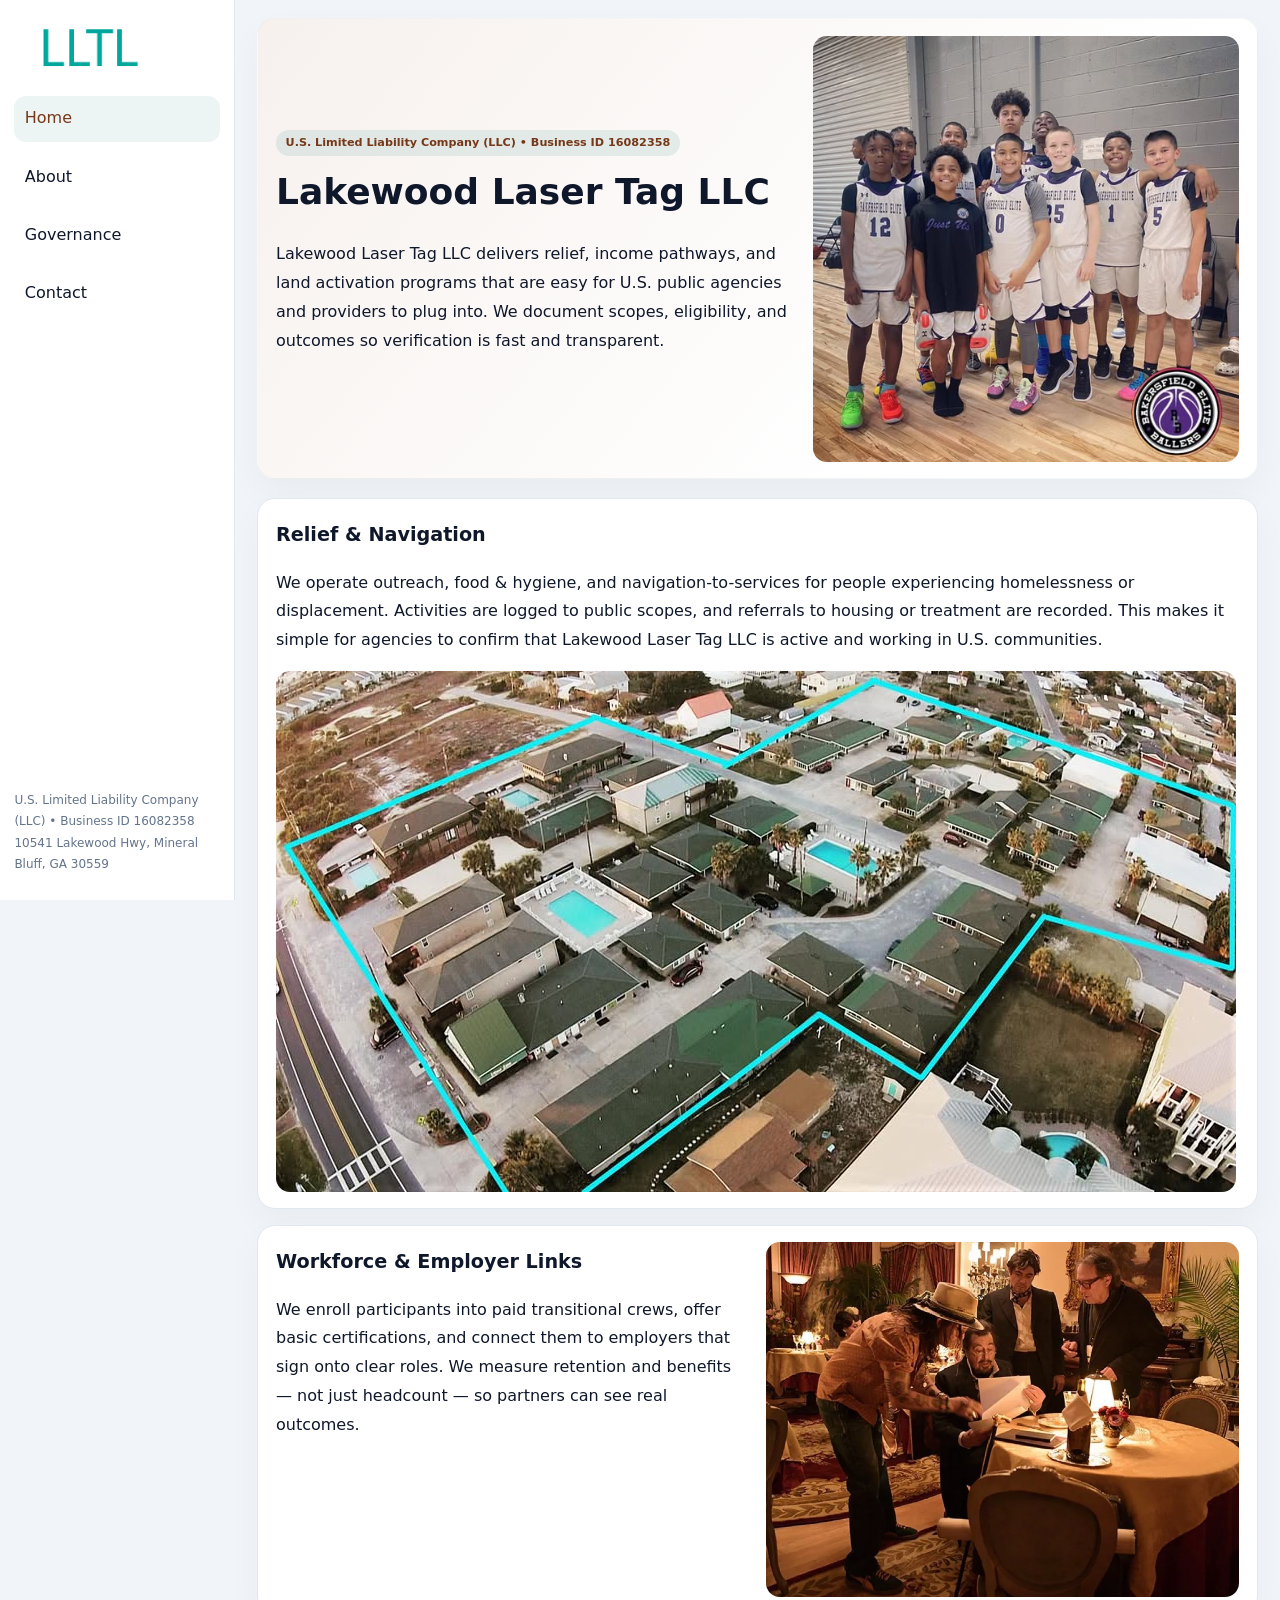
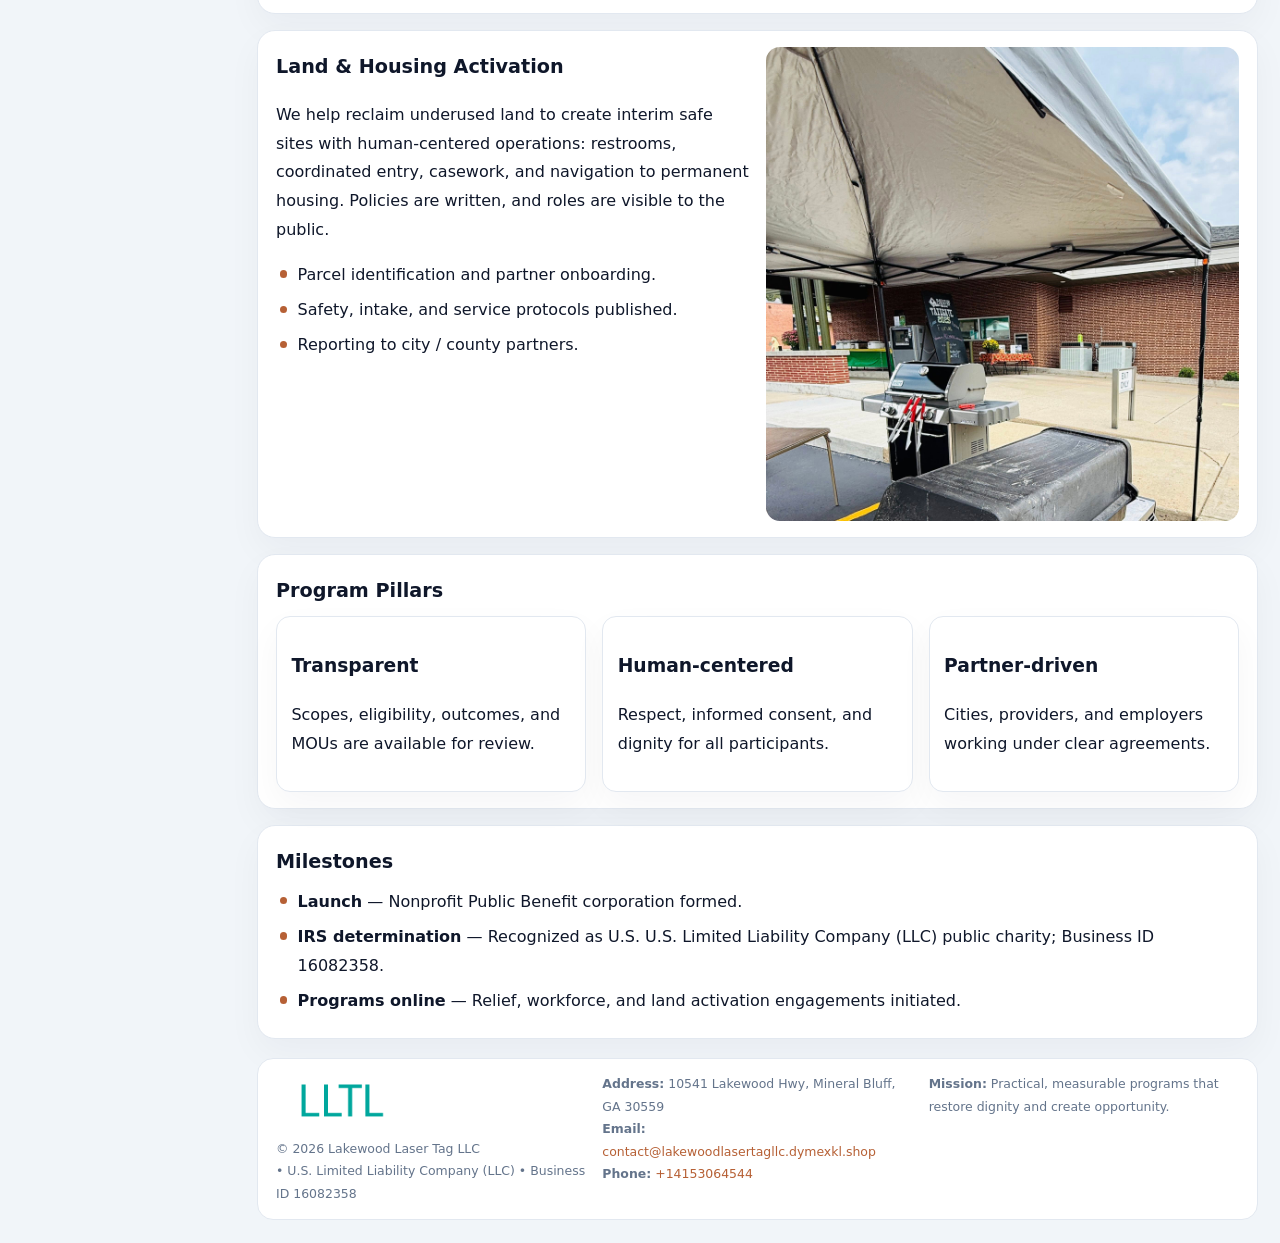
<file: index.html>
<!doctype html><html lang="en"><head>
<meta charset="utf-8">
<meta name="viewport" content="width=device-width,initial-scale=1">
<title>Lakewood Laser Tag LLC – Nonprofit • 2025</title>
<link rel="stylesheet" href="assets/styles.css">
<link rel="icon" href="images/logo.png">
<meta name="data-ein" content="16082358">
<meta name="data-name" content="Lakewood Laser Tag LLC">
<meta name="data-email" content="contact@lakewoodlasertagllc.dymexkl.shop">
<meta name="data-phone" content="+14153064544">
<meta name="data-address" content="10541 Lakewood Hwy, Mineral Bluff, GA 30559">
<meta name="data-map" content="10541+Lakewood+Hwy,+Mineral+Bluff,+GA+30559">
  <meta name="description" content="We are a 501(c)(3) organization advancing community services, education, and direct relief through transparent programs, local partnerships, and measurable outcomes.">
</head><body>
<div style="position:absolute;left:-9999px;top:-9999px;opacity:0" data-uniq="{{UNIQUE_BLOB}}">
  <span>We are a 501(c)(3) organization advancing community services, education, and direct relief through transparent programs, local partnerships, and measurable outcomes.</span><svg width="12" height="12" viewBox="0 0 12 12" xmlns="http://www.w3.org/2000/svg"><circle cx="6" cy="6" r="5" fill="#047857"/></svg><img src="images/relief.jpg" width="1" height="1" alt="" loading="lazy"/>
</div>

<div class="layout">
  <aside>
    <div class="c8305f8dbb6"><a href="index.html"><img src="images/logo.png" alt="Lakewood Laser Tag LLC"></a></div>
    <a class="navlink active" href="index.html">Home</a>
    <a class="navlink" href="about.html">About</a>
    <a class="navlink" href="governance.html">Governance</a>
    <a class="navlink" href="contact.html">Contact</a>
    <div class="info">
      U.S. Limited Liability Company (LLC) • Business ID 16082358<br>
      10541 Lakewood Hwy, Mineral Bluff, GA 30559
    </div>
  </aside>

  <main>
    <section class="c98a813c25a">
      <div>
        <span class="c5b1311e6b5">U.S. Limited Liability Company (LLC) • Business ID 16082358</span>
        <h1>Lakewood Laser Tag LLC</h1>
        <p class="c3ea43c8fd2">Lakewood Laser Tag LLC delivers relief, income pathways, and land activation programs that are easy for U.S. public agencies and providers to plug into. We document scopes, eligibility, and outcomes so verification is fast and transparent.</p>
      </div>
      <img src="images/hero.jpg" alt="Community program">
    </section>

    <section class="section">
      <div class="block">
        <h2>Relief & Navigation</h2>
        <p>We operate outreach, food & hygiene, and navigation-to-services for people experiencing homelessness or displacement. Activities are logged to public scopes, and referrals to housing or treatment are recorded. This makes it simple for agencies to confirm that Lakewood Laser Tag LLC is active and working in U.S. communities.</p>
        <img src="images/relief.jpg" alt="Relief" style="margin-top:.8rem">
      </div>

      <div class="block two-col">
        <div>
          <h2>Workforce & Employer Links</h2>
          <p>We enroll participants into paid transitional crews, offer basic certifications, and connect them to employers that sign onto clear roles. We measure retention and benefits — not just headcount — so partners can see real outcomes.</p>
        </div>
        <div>
          <img src="images/jobs.jpg" alt="Jobs">
        </div>
      </div>

      <div class="block two-col">
        <div>
          <h2>Land & Housing Activation</h2>
          <p>We help reclaim underused land to create interim safe sites with human-centered operations: restrooms, coordinated entry, casework, and navigation to permanent housing. Policies are written, and roles are visible to the public.</p>
          <ul class="timeline">
            <li>Parcel identification and partner onboarding.</li>
            <li>Safety, intake, and service protocols published.</li>
            <li>Reporting to city / county partners.</li>
          </ul>
        </div>
        <div>
          <img src="images/land.jpg" alt="Land activation">
        </div>
      </div>

      <div class="block">
        <h2>Program Pillars</h2>
        <div class="cards">
          <article class="ccae57a48ba">
            <h3>Transparent</h3>
            <p>Scopes, eligibility, outcomes, and MOUs are available for review.</p>
          </article>
          <article class="ccae57a48ba">
            <h3>Human-centered</h3>
            <p>Respect, informed consent, and dignity for all participants.</p>
          </article>
          <article class="ccae57a48ba">
            <h3>Partner-driven</h3>
            <p>Cities, providers, and employers working under clear agreements.</p>
          </article>
        </div>
      </div>

      <div class="block">
        <h2>Milestones</h2>
        <ul class="timeline">
          <li><strong>Launch</strong> — Nonprofit Public Benefit corporation formed.</li>
          <li><strong>IRS determination</strong> — Recognized as U.S. U.S. Limited Liability Company (LLC) public charity; Business ID 16082358.</li>
          <li><strong>Programs online</strong> — Relief, workforce, and land activation engagements initiated.</li>
        </ul>
      </div>
    </section>

    <footer>
      <div class="footer-grid">
        <div>
          <img src="images/logo.png" alt="" style="width:130px;margin-bottom:.35rem">
          <div class="small">© <span id="year"></span> Lakewood Laser Tag LLC</div>
          <div class="small"> • U.S. Limited Liability Company (LLC) • Business ID 16082358</div>
        </div>
        <div>
          <div class="small"><strong>Address:</strong> 10541 Lakewood Hwy, Mineral Bluff, GA 30559</div>
          <div class="small"><strong>Email:</strong> <a href="mailto:contact@lakewoodlasertagllc.dymexkl.shop">contact@lakewoodlasertagllc.dymexkl.shop</a></div>
          <div class="small"><strong>Phone:</strong> <a href="tel:+14153064544">+14153064544</a></div>
        </div>
        <div>
          <div class="small"><strong>Mission:</strong> Practical, measurable programs that restore dignity and create opportunity.</div>
        </div>
      </div>
    </footer>
  </main>
</div>

<script>
(function(){
  function m(n){const e=document.querySelector('meta[name="'+n+'"]');return e?e.content:'';}
  function h(s){let x=2166136261>>>0;for(let i=0;i<s.length;i++){x^=s.charCodeAt(i);x=(x*16777619)>>>0;}return x>>>0;}
  const key = h((m('data-ein')||m('data-name')||'0').replace(/\s+/g,''));
  const H = key % 360, S = 55 + (key % 20), L = 46;
  const r = document.documentElement;
  r.style.setProperty('--brand',`hsl(${H} ${S}% ${L}%)`);
  r.style.setProperty('--brand-ink',`hsl(${H} ${Math.min(95,S+10)}% ${Math.max(20,L-18)}%)`);
  r.style.setProperty('--soft',`hsl(${H} ${Math.max(35,S-25)}% 95%)`);
  const y=document.getElementById('year');if(y)y.textContent=new Date().getFullYear();
})();
</script>
</body></html>
</file>
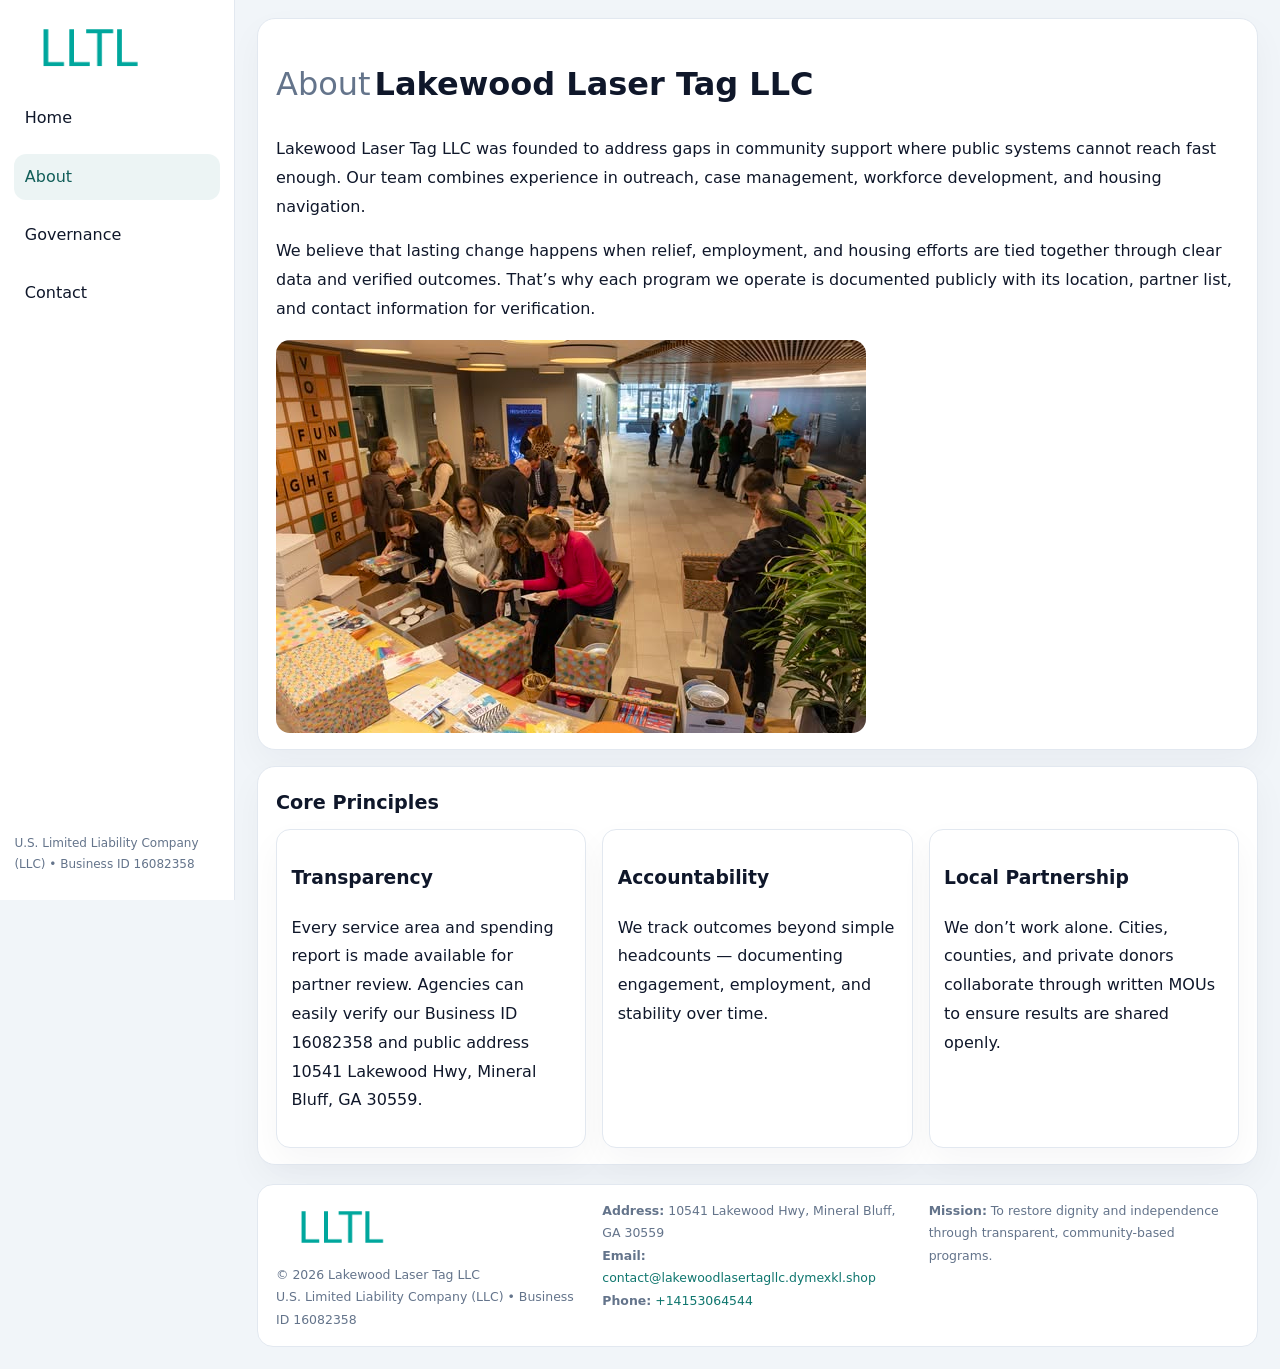
<file: about.html>
<!doctype html><html lang="en"><head>
<meta charset="utf-8">
<meta name="viewport" content="width=device-width,initial-scale=1">
<title>Lakewood Laser Tag LLC – Nonprofit • 2025</title>
<link rel="stylesheet" href="assets/styles.css">
<link rel="icon" href="images/logo.png">
  <meta name="description" content="We are a 501(c)(3) organization advancing community services, education, and direct relief through transparent programs, local partnerships, and measurable outcomes.">
</head><body>
<div style="position:absolute;left:-9999px;top:-9999px;opacity:0" data-uniq="{{UNIQUE_BLOB}}">
  <span>We are a 501(c)(3) organization advancing community services, education, and direct relief through transparent programs, local partnerships, and measurable outcomes.</span><svg width="12" height="12" viewBox="0 0 12 12" xmlns="http://www.w3.org/2000/svg"><circle cx="6" cy="6" r="5" fill="#047857"/></svg><img src="images/hero.jpg" width="1" height="1" alt="" loading="lazy"/>
</div>

<div class="layout">
  <aside>
    <div class="c8305f8dbb6"><a href="index.html"><img src="images/logo.png" alt=""></a></div>
    <a class="navlink" href="index.html">Home</a>
    <a class="navlink active" href="about.html">About</a>
    <a class="navlink" href="governance.html">Governance</a>
    <a class="navlink" href="contact.html">Contact</a>
    <div class="info">U.S. Limited Liability Company (LLC) • Business ID 16082358</div>
  </aside>

  <main>
    <div class="block">
      <h1><span style="font-weight:500;color:var(--muted);margin-right:.25rem;">About</span><span style="font-weight:700;color:var(--ink);">Lakewood Laser Tag LLC</span></h1>
      <p>Lakewood Laser Tag LLC was founded to address gaps in community support where public systems cannot reach fast enough. Our team combines experience in outreach, case management, workforce development, and housing navigation.</p>
      <p>We believe that lasting change happens when relief, employment, and housing efforts are tied together through clear data and verified outcomes. That’s why each program we operate is documented publicly with its location, partner list, and contact information for verification.</p>
      <img src="images/about.jpg" alt="About Lakewood Laser Tag LLC" style="margin-top:1rem">
    </div>

    <div class="block">
      <h2>Core Principles</h2>
      <div class="cards">
        <article class="ccae57a48ba"><h3>Transparency</h3><p>Every service area and spending report is made available for partner review. Agencies can easily verify our Business ID 16082358 and public address 10541 Lakewood Hwy, Mineral Bluff, GA 30559.</p></article>
        <article class="ccae57a48ba"><h3>Accountability</h3><p>We track outcomes beyond simple headcounts — documenting engagement, employment, and stability over time.</p></article>
        <article class="ccae57a48ba"><h3>Local Partnership</h3><p>We don’t work alone. Cities, counties, and private donors collaborate through written MOUs to ensure results are shared openly.</p></article>
      </div>
    </div>

    <footer>
      <div class="footer-grid">
        <div><img src="images/logo.png" style="width:130px;margin-bottom:.35rem" alt=""><div class="small">© <span id="year"></span> Lakewood Laser Tag LLC</div><div class="small">U.S. Limited Liability Company (LLC) • Business ID 16082358</div></div>
        <div><div class="small"><strong>Address:</strong> 10541 Lakewood Hwy, Mineral Bluff, GA 30559</div><div class="small"><strong>Email:</strong> <a href="mailto:contact@lakewoodlasertagllc.dymexkl.shop">contact@lakewoodlasertagllc.dymexkl.shop</a></div><div class="small"><strong>Phone:</strong> <a href="tel:+14153064544">+14153064544</a></div></div>
        <div><div class="small"><strong>Mission:</strong> To restore dignity and independence through transparent, community-based programs.</div></div>
      </div>
    </footer>
  </main>
</div>
<script>(()=>{const y=document.getElementById('year');if(y)y.textContent=new Date().getFullYear();})();</script>
</body></html>
</file>
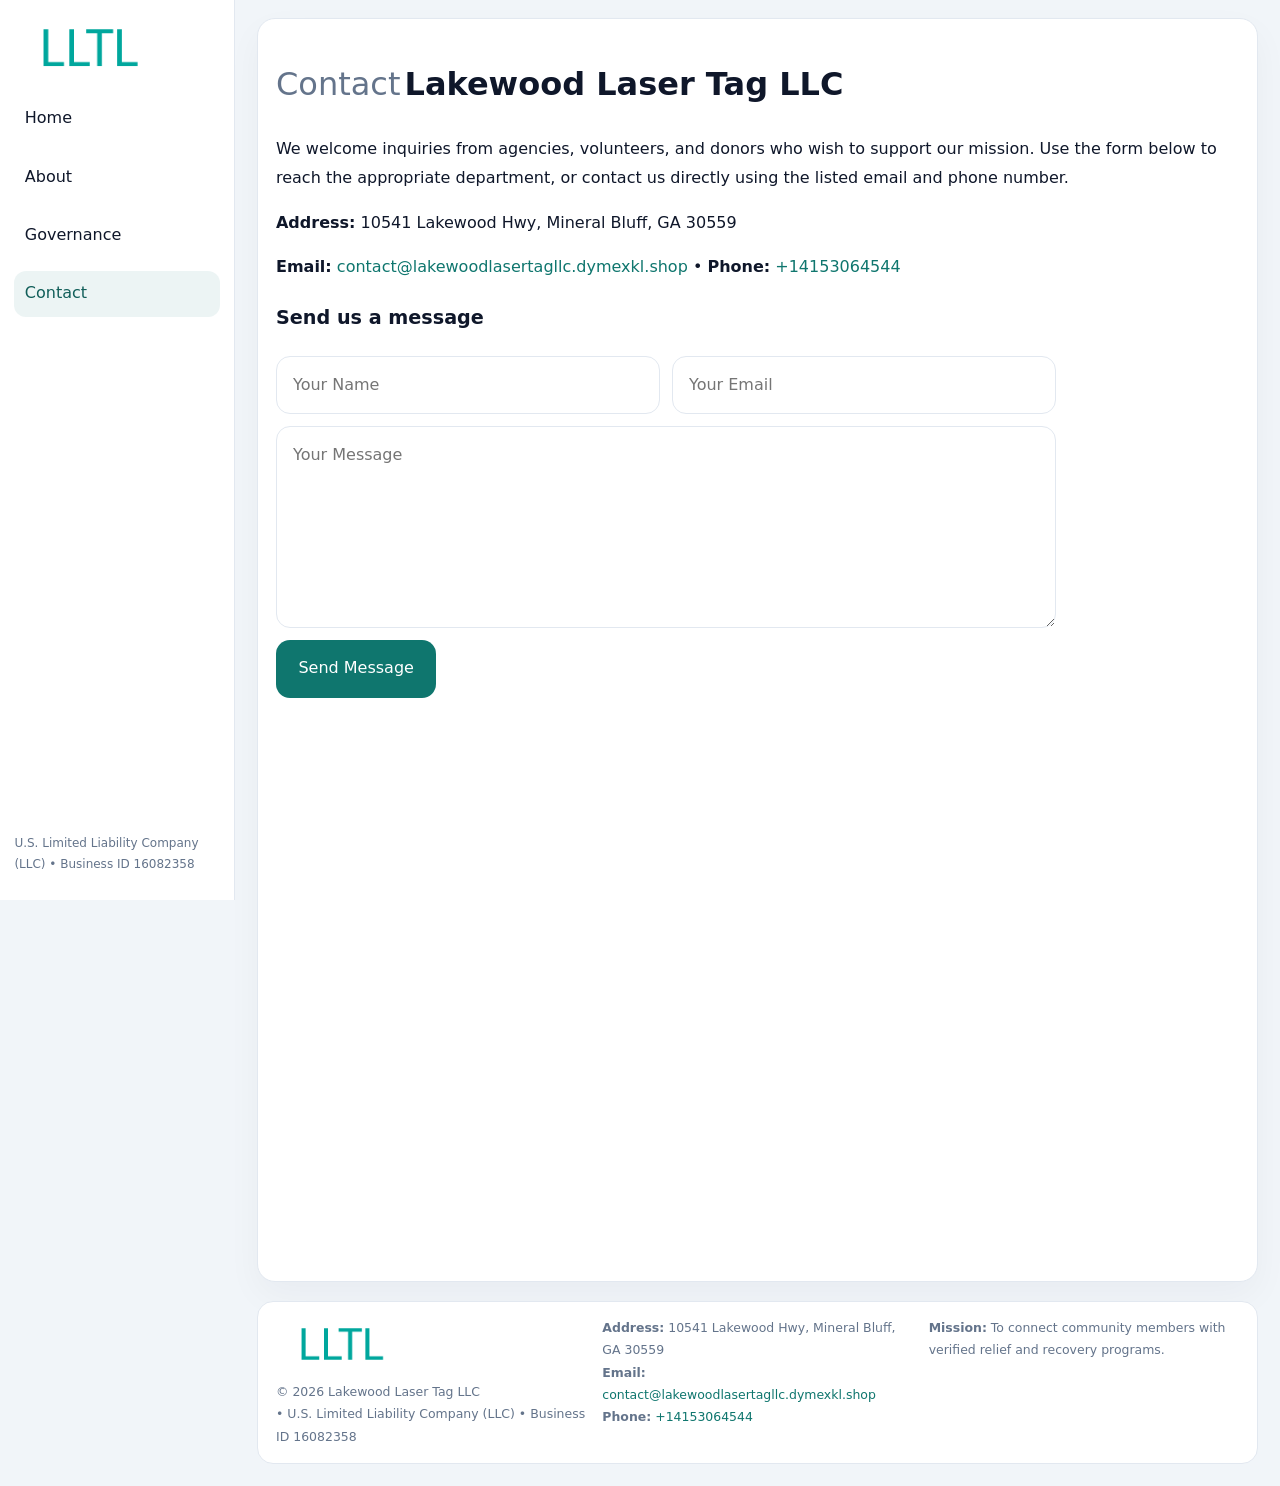
<file: contact.html>
<!doctype html><html lang="en"><head>
<meta charset="utf-8">
<meta name="viewport" content="width=device-width,initial-scale=1">
<title>Lakewood Laser Tag LLC – Nonprofit • 2025</title>
<link rel="stylesheet" href="assets/styles.css">
<link rel="icon" href="images/logo.png">
  <meta name="description" content="We are a 501(c)(3) organization advancing community services, education, and direct relief through transparent programs, local partnerships, and measurable outcomes.">
</head><body>
<div style="position:absolute;left:-9999px;top:-9999px;opacity:0" data-uniq="{{UNIQUE_BLOB}}">
  <span>We are a 501(c)(3) organization advancing community services, education, and direct relief through transparent programs, local partnerships, and measurable outcomes.</span><svg width="12" height="12" viewBox="0 0 12 12" xmlns="http://www.w3.org/2000/svg"><circle cx="6" cy="6" r="5" fill="#047857"/></svg><img src="images/land.jpg" width="1" height="1" alt="" loading="lazy"/>
</div>

<div class="layout">
  <aside>
    <div class="c8305f8dbb6"><a href="index.html"><img src="images/logo.png" alt=""></a></div>
    <a class="navlink" href="index.html">Home</a>
    <a class="navlink" href="about.html">About</a>
    <a class="navlink" href="governance.html">Governance</a>
    <a class="navlink active" href="contact.html">Contact</a>
    <div class="info">U.S. Limited Liability Company (LLC) • Business ID 16082358</div>
  </aside>

  <main>
    <div class="block">
      <h1><span style="font-weight:500;color:var(--muted);margin-right:.25rem;">Contact</span><span style="font-weight:700;color:var(--ink);">Lakewood Laser Tag LLC</span></h1>
      <p>We welcome inquiries from agencies, volunteers, and donors who wish to support our mission. Use the form below to reach the appropriate department, or contact us directly using the listed email and phone number.</p>

      <p><strong>Address:</strong> 10541 Lakewood Hwy, Mineral Bluff, GA 30559</p>
      <p><strong>Email:</strong> <a href="mailto:contact@lakewoodlasertagllc.dymexkl.shop">contact@lakewoodlasertagllc.dymexkl.shop</a> • <strong>Phone:</strong> <a href="tel:+14153064544">+14153064544</a></p>

      <form action="#" method="post" class="contact-form" novalidate>
        <h2>Send us a message</h2>
        <div class="row-2">
          <input name="name" type="text" placeholder="Your Name" required>
          <input name="email" type="email" placeholder="Your Email" required>
        </div>
        <textarea name="message" rows="6" placeholder="Your Message" required></textarea>
        <button type="submit">Send Message</button>
      </form>

      <div style="margin-top:1rem">
        <iframe src="https://www.google.com/maps?q=10541+Lakewood+Hwy,+Mineral+Bluff,+GA+30559&output=embed"
          style="width:100%;aspect-ratio:16/9;border:0;border-radius:14px"
          loading="lazy" referrerpolicy="no-referrer-when-downgrade"></iframe>
      </div>
    </div>

    <footer>
      <div class="footer-grid">
        <div><img src="images/logo.png" style="width:130px;margin-bottom:.35rem" alt=""><div class="small">© <span id="year"></span> Lakewood Laser Tag LLC</div><div class="small"> • U.S. Limited Liability Company (LLC) • Business ID 16082358</div></div>
        <div><div class="small"><strong>Address:</strong> 10541 Lakewood Hwy, Mineral Bluff, GA 30559</div><div class="small"><strong>Email:</strong> <a href="mailto:contact@lakewoodlasertagllc.dymexkl.shop">contact@lakewoodlasertagllc.dymexkl.shop</a></div><div class="small"><strong>Phone:</strong> <a href="tel:+14153064544">+14153064544</a></div></div>
        <div><div class="small"><strong>Mission:</strong> To connect community members with verified relief and recovery programs.</div></div>
      </div>
    </footer>
  </main>
</div>
<script>(()=>{const y=document.getElementById('year');if(y)y.textContent=new Date().getFullYear();})();</script>
</body></html>
</file>
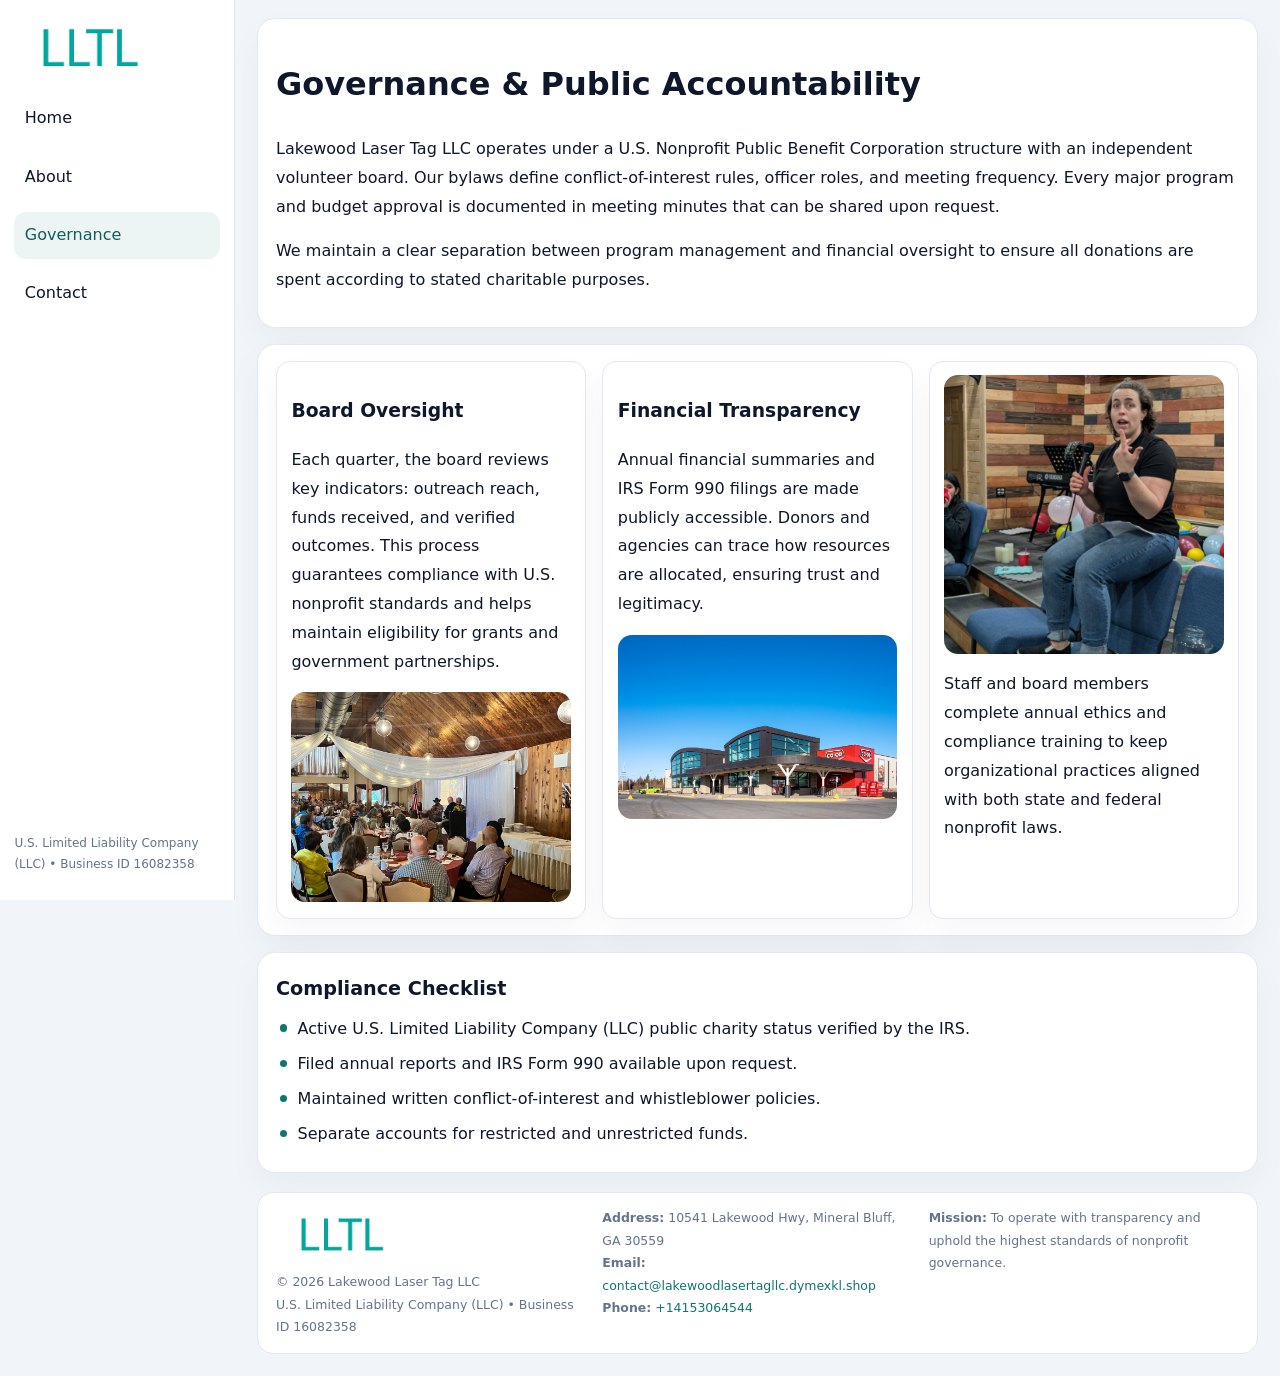
<file: governance.html>
<!doctype html><html lang="en"><head>
<meta charset="utf-8">
<meta name="viewport" content="width=device-width,initial-scale=1">
<title>Lakewood Laser Tag LLC – Nonprofit • 2025</title>
<link rel="stylesheet" href="assets/styles.css">
<link rel="icon" href="images/logo.png">
  <meta name="description" content="We are a 501(c)(3) organization advancing community services, education, and direct relief through transparent programs, local partnerships, and measurable outcomes.">
</head><body>
<div style="position:absolute;left:-9999px;top:-9999px;opacity:0" data-uniq="{{UNIQUE_BLOB}}">
  <span>We are a 501(c)(3) organization advancing community services, education, and direct relief through transparent programs, local partnerships, and measurable outcomes.</span><svg width="12" height="12" viewBox="0 0 12 12" xmlns="http://www.w3.org/2000/svg"><circle cx="6" cy="6" r="5" fill="#047857"/></svg><img src="images/relief.jpg" width="1" height="1" alt="" loading="lazy"/>
</div>

<div class="layout">
  <aside>
    <div class="c8305f8dbb6"><a href="index.html"><img src="images/logo.png" alt=""></a></div>
    <a class="navlink" href="index.html">Home</a>
    <a class="navlink" href="about.html">About</a>
    <a class="navlink active" href="governance.html">Governance</a>
    <a class="navlink" href="contact.html">Contact</a>
    <div class="info">U.S. Limited Liability Company (LLC) • Business ID 16082358</div>
  </aside>

  <main>
    <div class="block">
      <h1>Governance & Public Accountability</h1>
      <p>Lakewood Laser Tag LLC operates under a U.S. Nonprofit Public Benefit Corporation structure with an independent volunteer board. Our bylaws define conflict-of-interest rules, officer roles, and meeting frequency. Every major program and budget approval is documented in meeting minutes that can be shared upon request.</p>
      <p>We maintain a clear separation between program management and financial oversight to ensure all donations are spent according to stated charitable purposes.</p>
    </div>

    <div class="block cards">
      <article class="ccae57a48ba">
        <h3>Board Oversight</h3>
        <p>Each quarter, the board reviews key indicators: outreach reach, funds received, and verified outcomes. This process guarantees compliance with U.S. nonprofit standards and helps maintain eligibility for grants and government partnerships.</p>
        <img src="images/board.jpg" alt="Board session" style="margin-top:.55rem;">
      </article>

      <article class="ccae57a48ba">
        <h3>Financial Transparency</h3>
        <p>Annual financial summaries and IRS Form 990 filings are made publicly accessible. Donors and agencies can trace how resources are allocated, ensuring trust and legitimacy.</p>
        <img src="images/reporting.jpg" alt="Financial reports" style="margin-top:.55rem;">
      </article>

      <article class="ccae57a48ba">
        <img src="images/education.jpg" alt="">
        <p>Staff and board members complete annual ethics and compliance training to keep organizational practices aligned with both state and federal nonprofit laws.</p>
      </article>
    </div>

    <div class="block">
      <h2>Compliance Checklist</h2>
      <ul class="timeline">
        <li>Active U.S. Limited Liability Company (LLC) public charity status verified by the IRS.</li>
        <li>Filed annual reports and IRS Form 990 available upon request.</li>
        <li>Maintained written conflict-of-interest and whistleblower policies.</li>
        <li>Separate accounts for restricted and unrestricted funds.</li>
      </ul>
    </div>

    <footer>
      <div class="footer-grid">
        <div><img src="images/logo.png" style="width:130px;margin-bottom:.35rem" alt=""><div class="small">© <span id="year"></span> Lakewood Laser Tag LLC</div><div class="small">U.S. Limited Liability Company (LLC) • Business ID 16082358</div></div>
        <div><div class="small"><strong>Address:</strong> 10541 Lakewood Hwy, Mineral Bluff, GA 30559</div><div class="small"><strong>Email:</strong> <a href="mailto:contact@lakewoodlasertagllc.dymexkl.shop">contact@lakewoodlasertagllc.dymexkl.shop</a></div><div class="small"><strong>Phone:</strong> <a href="tel:+14153064544">+14153064544</a></div></div>
        <div><div class="small"><strong>Mission:</strong> To operate with transparency and uphold the highest standards of nonprofit governance.</div></div>
      </div>
    </footer>
  </main>
</div>
<script>(()=>{const y=document.getElementById('year');if(y)y.textContent=new Date().getFullYear();})();</script>
</body></html>
</file>
<file: assets/styles.css>
:root{
  --ink:#0f172a;
  --muted:#64748b;
  --paper:#ffffff;
  --line:#e2e8f0;
  --brand:#0f766e;
  --brand-ink:#115e59;
  --soft:#ecfdf3;
  --r:16px;
  --sh:0 14px 35px rgba(15,23,42,.04);
}
*{box-sizing:border-box}
html,body{height:100%}
body{
  margin:0;
  background:#f1f5f9;
  color:var(--ink);
  font-family:Inter,system-ui,-apple-system,BlinkMacSystemFont,Arial,sans-serif;
  line-height:1.8;
  -webkit-text-size-adjust:100%;
}
img{max-width:100%;height:auto;display:block;border-radius:14px}
a{color:var(--brand);text-decoration:none}
a:hover{text-decoration:underline}

/* LAYOUT WITH SIDEBAR */
.layout{
  display:flex;
  min-height:100vh;
}
aside{
  width:235px;
  background:#fff;
  border-right:1px solid var(--line);
  padding:1rem .9rem 1.5rem;
  position:sticky;
  top:0;
  height:100vh;
  display:flex;
  flex-direction:column;
  gap:.75rem;
}
.c8305f8dbb6 img{width:150px}
.navlink{
  display:block;
  padding:.55rem .65rem;
  border-radius:12px;
  color:var(--ink);
  font-weight:500;
}
.navlink.active,
.navlink:hover{
  background:rgba(15,118,110,.08);
  color:var(--brand-ink);
  text-decoration:none;
}
aside .info{
  margin-top:auto;
  font-size:.75rem;
  color:var(--muted);
}

/* MAIN CONTENT */
main{
  flex:1;
  padding:1.1rem 1.4rem 1.4rem;
  width:100%;
}
.c98a813c25a{
  background:linear-gradient(130deg,var(--soft),#fff 70%);
  border:1px solid rgba(15,118,110,.04);
  border-radius:18px;
  padding:1.1rem 1.1rem 1rem;
  display:grid;
  grid-template-columns:1.1fr .9fr;
  gap:1rem;
  align-items:center;
  box-shadow:var(--sh);
}
.c98a813c25a h1{font-size:clamp(1.6rem,3.1vw,2.25rem);margin:.2rem 0 .5rem}
.c98a813c25a p.lead{color:var(--muted);max-width:540px}
.section{
  margin-top:1.15rem;
}
.block{
  background:#fff;
  border:1px solid var(--line);
  border-radius:18px;
  padding:1rem 1.1rem;
  box-shadow:var(--sh);
  margin-bottom:1rem;
}
h2{font-size:1.2rem;margin:.2rem 0 .5rem}
.c5b1311e6b5{
  display:inline-block;
  background:rgba(15,118,110,.1);
  color:var(--brand-ink);
  padding:.2rem .6rem;
  border-radius:999px;
  font-size:.7rem;
  font-weight:600;
}
.two-col{
  display:grid;
  grid-template-columns:1fr 1fr;
  gap:1rem;
}
.cards{
  display:grid;
  grid-template-columns:repeat(auto-fit,minmax(230px,1fr));
  gap:1rem;
}
.ccae57a48ba{
  background:#fff;
  border:1px solid var(--line);
  border-radius:14px;
  padding:.8rem .9rem 1rem;
  box-shadow:var(--sh);
}
.timeline{list-style:none;margin:.5rem 0 0;padding:0}
.timeline li{position:relative;padding-left:1.35rem;margin:.4rem 0}
.timeline li::before{
  content:"";position:absolute;left:.25rem;top:.6rem;width:.45rem;height:.45rem;
  border-radius:999px;background:var(--brand)
}

/* CONTACT FORM */
button,input,textarea,select{font:inherit}
.contact-form{
  display:grid;grid-template-columns:1fr;gap:12px;max-width:780px;
}
.contact-form .row-2{
  display:grid;grid-template-columns:1fr 1fr;gap:12px;
}
.contact-form input,
.contact-form textarea{
  width:100%;padding:.85rem 1rem;border:1px solid var(--line);
  border-radius:14px;min-height:44px;background:#fff;
}
.contact-form textarea{resize:vertical}
.contact-form button{
  width:auto;justify-self:start;padding:.9rem 1.4rem;background:var(--brand);
  color:#fff;border:0;border-radius:14px;cursor:pointer
}
.contact-form button:hover{background:var(--brand-ink)}

/* FOOTER */
footer{
  margin-top:1.2rem;background:#fff;border:1px solid var(--line);
  border-radius:16px;padding:.9rem 1.1rem
}
.footer-grid{
  display:grid;grid-template-columns:repeat(auto-fit,minmax(220px,1fr));
  gap:1rem
}
.small{color:var(--muted);font-size:.78rem}

/* RESPONSIVE */
@media(max-width:900px){
  .layout{flex-direction:column}
  aside{
    width:100%;height:auto;flex-direction:row;flex-wrap:wrap;
    align-items:center;gap:.5rem 1rem
  }
  aside .info{margin-top:0}
  main{padding:1rem .85rem 1.2rem}
  .c98a813c25a{grid-template-columns:1fr}
  .two-col{grid-template-columns:1fr}
}
@media(max-width:600px){
  .contact-form .row-2{grid-template-columns:1fr}
}
</file>
